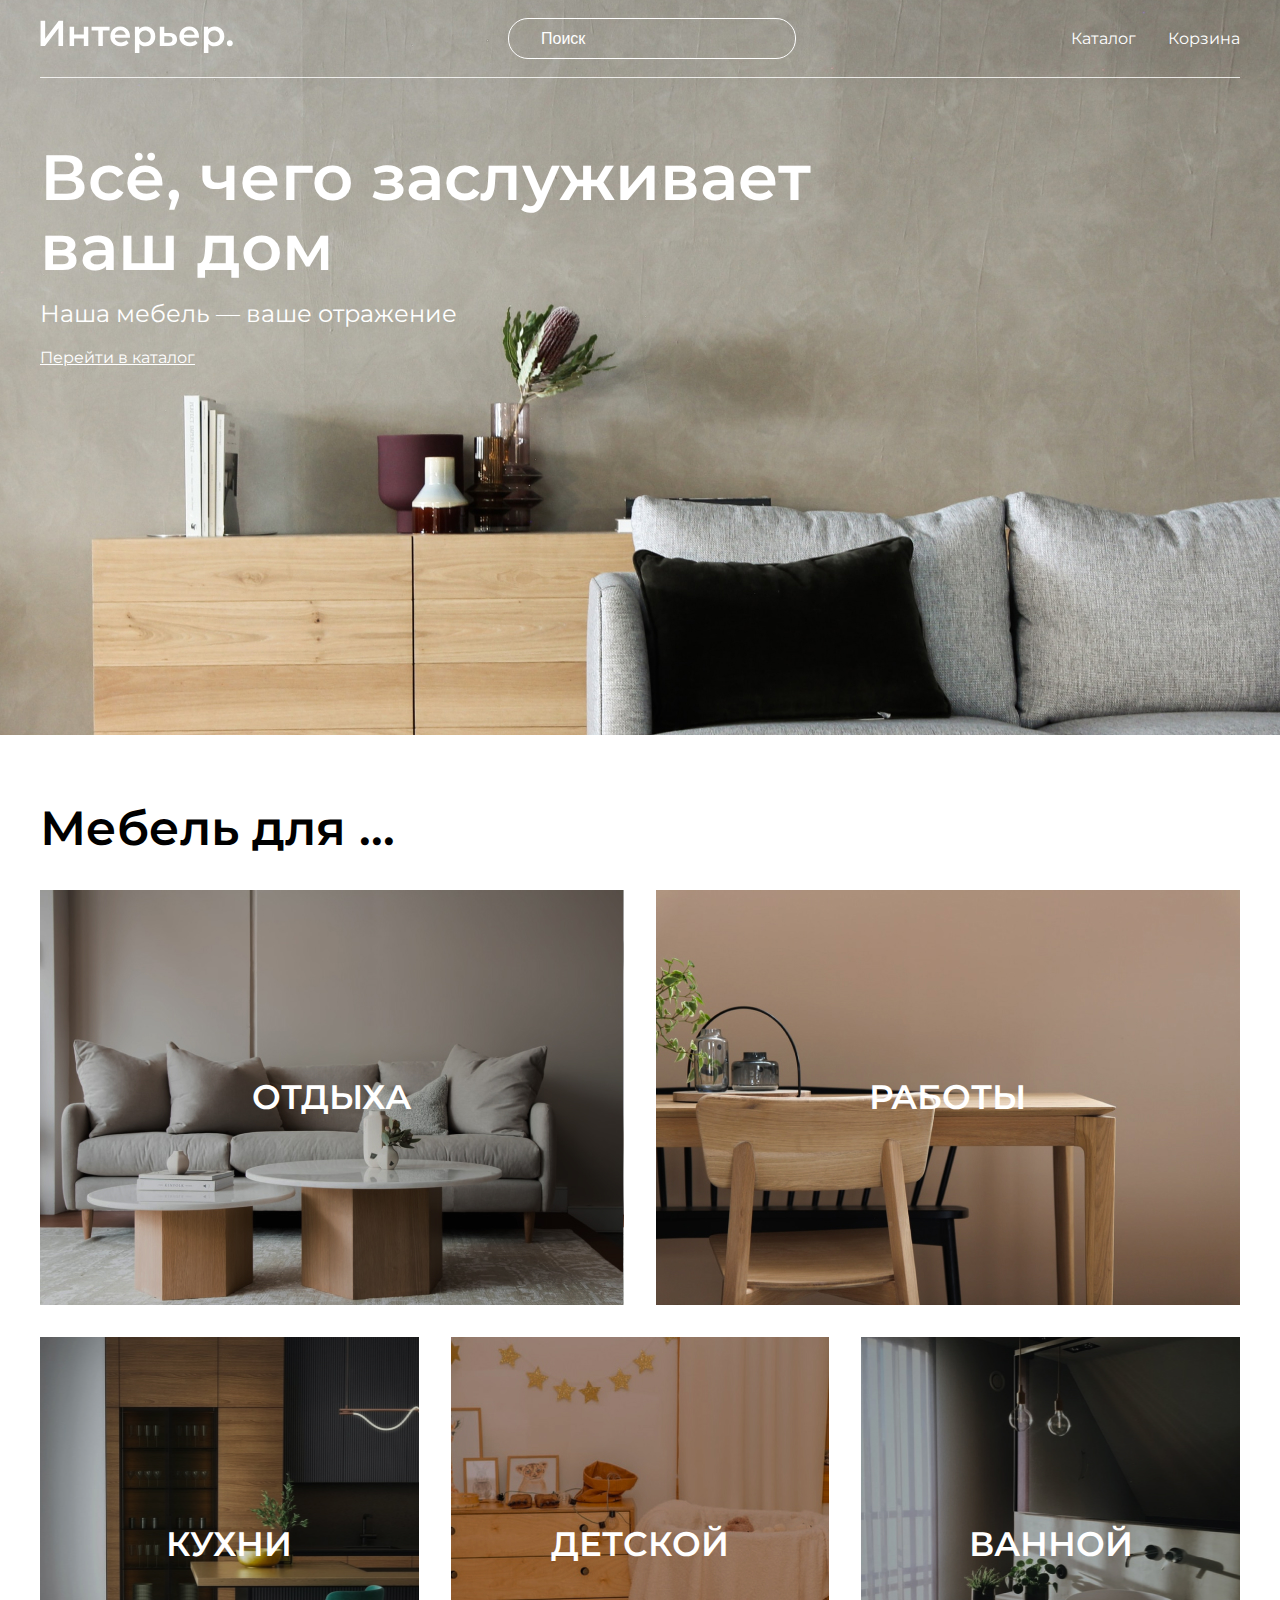
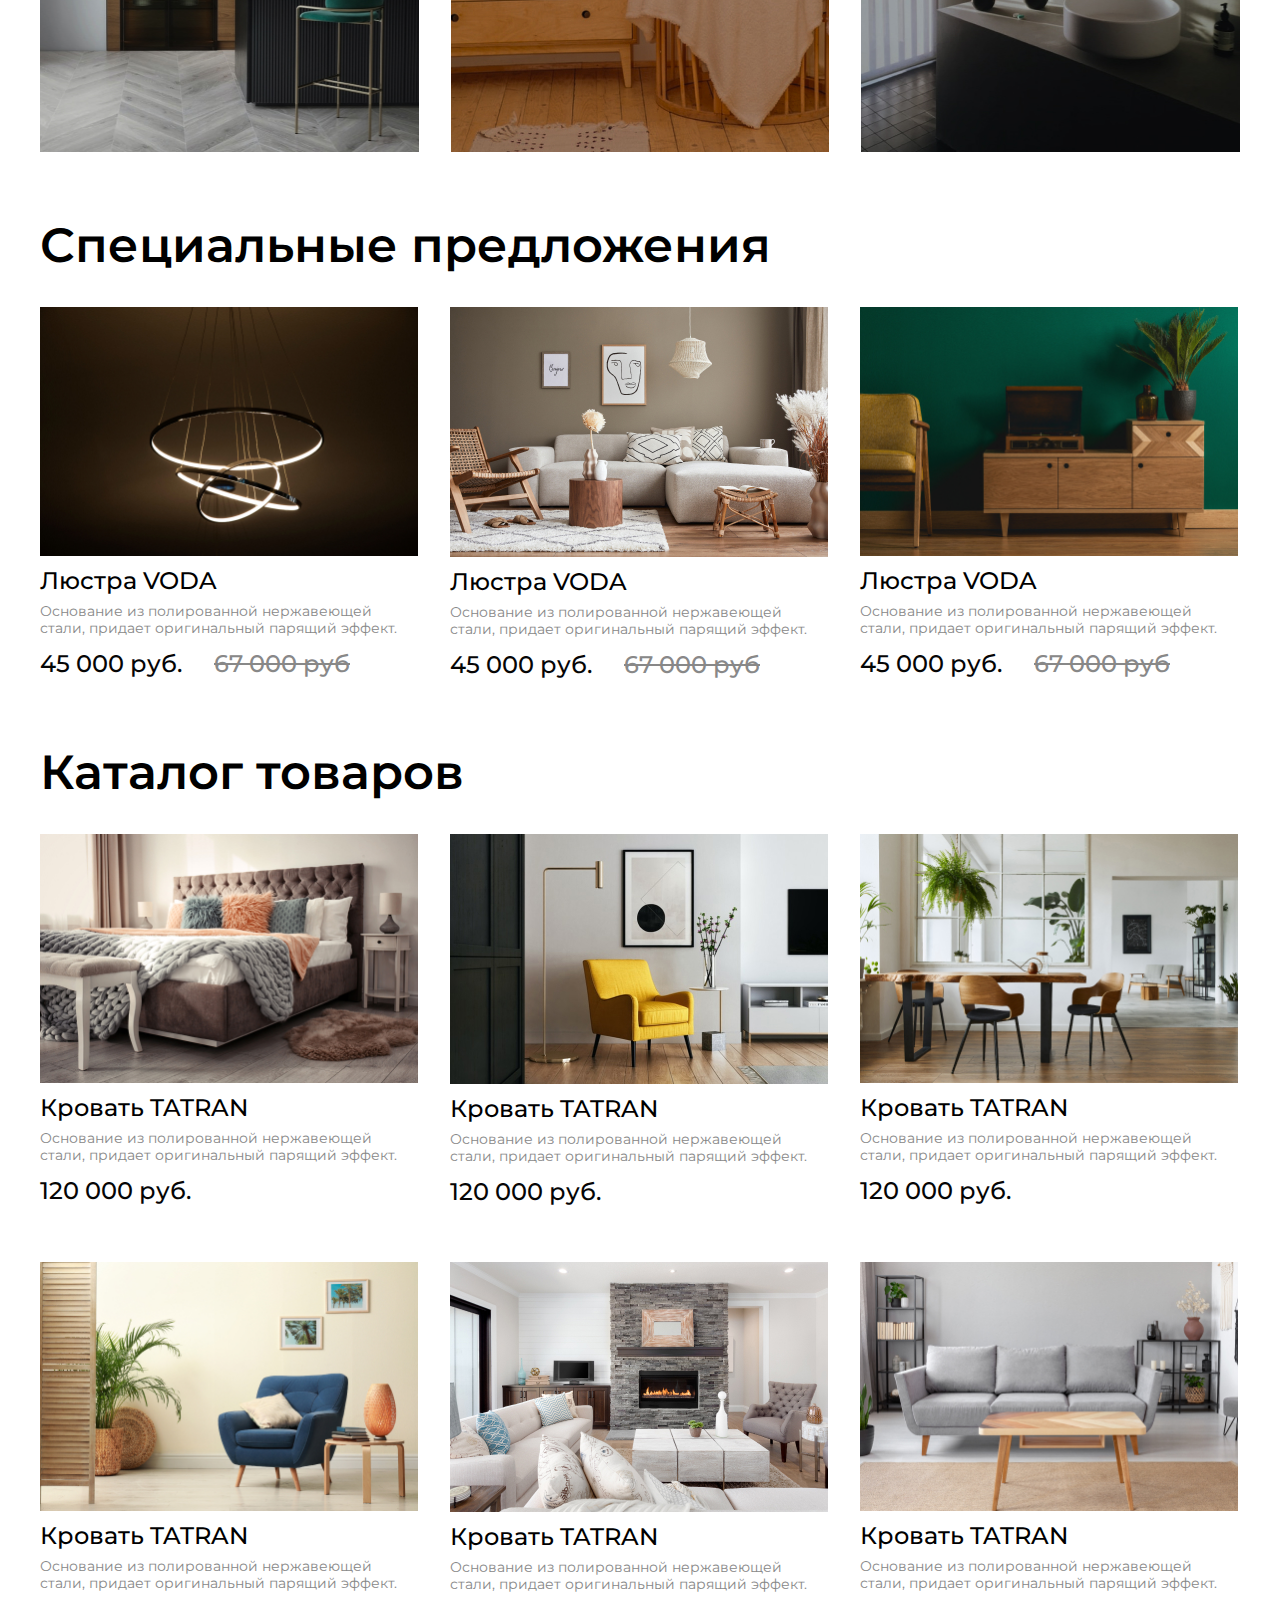
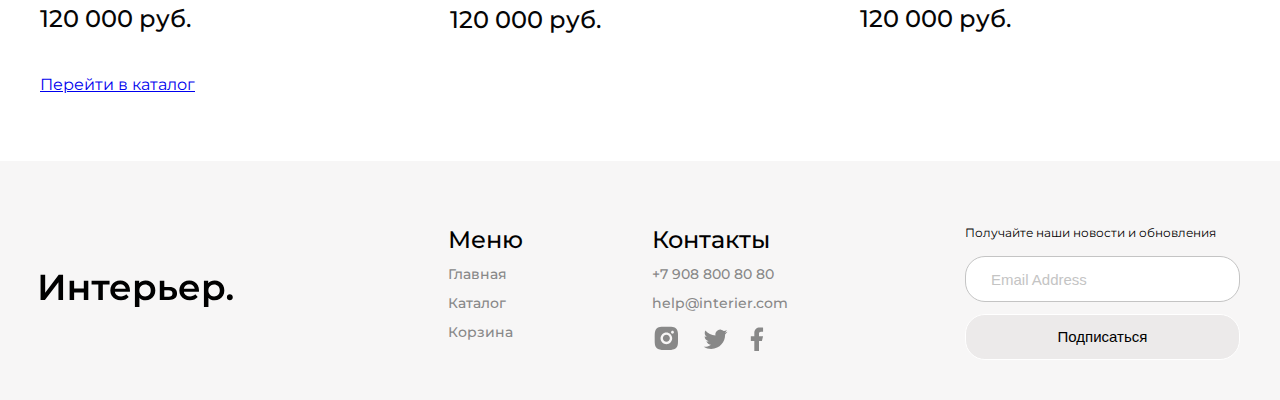
<file: index.html>
<!DOCTYPE html>
<html lang="ru">

<head>
    <meta charset="UTF-8">
    <meta http-equiv="X-UA-Compatible" content="IE=edge">
    <meta name="viewport" content="width=device-width, initial-scale=1.0">
    <title>Интернет-магазин мебели</title>
    <link rel="preconnect" href="https://fonts.googleapis.com">
    <link rel="preconnect" href="https://fonts.gstatic.com" crossorigin>
    <link href="https://fonts.googleapis.com/css2?family=Montserrat:wght@400;500;600&display=swap" rel="stylesheet">
    <link rel="stylesheet" href="styles.css">
</head>

<body>
    <div class="top center">
        <header class="header">
            <a class="logo" href="#"><img src="img/logo.svg" alt="Логотип"></a>
            <input class="header__input" type="text" placeholder="Поиск" />
            <nav>
                <div class="menu">
                    <a class="header__link" href="catalog.html">Каталог</a>
                    <a class="header__link" href="basket.html">Корзина</a>
                </div>
            </nav>
        </header>

        <section>
            <h1 class="heading">Всё, чего заслуживает ваш дом</h1>
            <p class="heading-text">Наша мебель — ваше отражение</p>
            <a class="section-link" href="catalog.html">Перейти в каталог</a>
        </section>
    </div>
    <section class="for-box center">
        <h2 class="heading-h2">Мебель для ...</h2>
        <div class="for">
        <div class="for__item for__item-1 for__item-big">Отдыха</div>
        <div class="for__item for__item-2 for__item-big">Работы</div>
        <div class="for__item for__item-3">Кухни</div>
        <div class="for__item for__item-4">Детской</div>
        <div class="for__item for__item-5">Ванной</div>
    </div>
    </section>
    <div class="product-box center">
        <section>
            <h2 class="heading-h2">Специальные предложения</h2>
            <div class="product-content">
                <div class="product">
                    <img src="img/item1.jpg" alt="Изображение" class="product__img">
                    <h3 class="heading-h3">Люстра VODA</h3>
                    <p class="product__text">Основание из полированной нержавеющей стали, придает оригинальный парящий
                        эффект.</p>
                    <div class="product__box-price">
                        <p class="price">45 000 руб.</p>
                        <p class="price-old">67 000 руб</p>
                    </div>
                </div>



                <div class="product">
                    <img src="img/item2.jpg" alt="Изображение" class="product__img">
                    <h3 class="heading-h3">Люстра VODA</h3>
                    <p class="product__text">Основание из полированной нержавеющей стали, придает оригинальный парящий
                        эффект.</p>
                    <div class="product__box-price">
                        <p class="price">45 000 руб.</p>
                        <p class="price-old">67 000 руб</p>
                    </div>
                </div>

                <div class="product">
                    <img src="img/item3.jpg" alt="Изображение" class="product__img">
                    <h3 class="heading-h3">Люстра VODA</h3>
                    <p class="product__text">Основание из полированной нержавеющей стали, придает оригинальный парящий
                        эффект.</p>
                    <div class="product__box-price">
                        <p class="price">45 000 руб.</p>
                        <p class="price-old">67 000 руб</p>
                    </div>
                </div>

            </div>
        </section>
    </div>
    <div class="product-box center">
        <section>
            <h2 class="heading-h2">Каталог товаров</h2>
            <div class="product-content">
                <div class="product">
                    <img src="img/item4.jpg" alt="Изображение" class="product__img">
                    <h3 class="heading-h3">Кровать TATRAN</h3>
                    <p class="product__text">Основание из полированной нержавеющей стали, придает оригинальный парящий
                        эффект.</p>
                    <p class="price">120 000 руб.</p>
                </div>
                <div class="product">
                    <img src="img/item5.jpg" alt="Изображение" class="product__img">
                    <h3 class="heading-h3">Кровать TATRAN</h3>
                    <p class="product__text">Основание из полированной нержавеющей стали, придает оригинальный парящий
                        эффект.</p>
                    <p class="price">120 000 руб.</p>
                </div>
                <div class="product">
                    <img src="img/item6.jpg" alt="Изображение" class="product__img">
                    <h3 class="heading-h3">Кровать TATRAN</h3>
                    <p class="product__text">Основание из полированной нержавеющей стали, придает оригинальный парящий
                        эффект.</p>
                    <p class="price">120 000 руб.</p>
                </div>
                <div class="product">
                    <img src="img/item7.jpg" alt="Изображение" class="product__img">
                    <h3 class="heading-h3">Кровать TATRAN</h3>
                    <p class="product__text">Основание из полированной нержавеющей стали, придает оригинальный парящий
                        эффект.</p>
                    <p class="price">120 000 руб.</p>
                </div>
                <div class="product">
                    <img src="img/item8.jpg" alt="Изображение" class="product__img">
                    <h3 class="heading-h3">Кровать TATRAN</h3>
                    <p class="product__text">Основание из полированной нержавеющей стали, придает оригинальный парящий
                        эффект.</p>
                    <p class="price">120 000 руб.</p>
                </div>
                <div class="product">
                    <img src="img/item9.jpg" alt="Изображение" class="product__img">
                    <h3 class="heading-h3">Кровать TATRAN</h3>
                    <p class="product__text">Основание из полированной нержавеющей стали, придает оригинальный парящий
                        эффект.</p>
                    <p class="price">120 000 руб.</p>
                </div>
            </div>
            <a href="catalog.html" class="catalog-item__link">Перейти в каталог </a>
        </section>
    </div>
    <footer class="footer center">

                <a href="#"><img src="img/logo-footer.svg" alt="Логотип"></a>
                    <div class="footer__content">
                        <div class="footer__info">
                            <nav class="footer__item">
                        <h3 class="footer__item-h3">Меню</h3>

                        <a class="footer-link" href="#">Главная</a>
                        <a class="footer-link" href="catalog.html">Каталог</a>

                        <a class="footer-link" href="#">Корзина</a>
                    </nav>
                    
                    
                <div class="footer__item">
                    <h3 class="footer__item-h3">Контакты</h3>
                    <a class="footer-link" href="tel:+79088008080">+7 908 800 80 80</a>
                    <a class="footer-link" href="mailto:help@interier.com">help@interier.com</a>
                    <div class="footer__socials">
                        <a href="#"><svg width="29" height="29" viewBox="0 0 29 29" fill="none" xmlns="http://www.w3.org/2000/svg">
                            <path d="M14.3594 2.63733C17.5292 2.63733 17.9247 2.649 19.1684 2.70733C20.4109 2.76566 21.2567 2.9605 22.001 3.24983C22.771 3.54616 23.4197 3.9475 24.0684 4.595C24.6616 5.17821 25.1207 5.88368 25.4135 6.66233C25.7017 7.4055 25.8977 8.2525 25.956 9.495C26.0109 10.7387 26.026 11.1342 26.026 14.304C26.026 17.4738 26.0144 17.8693 25.956 19.113C25.8977 20.3555 25.7017 21.2013 25.4135 21.9457C25.1215 22.7247 24.6624 23.4304 24.0684 24.013C23.485 24.606 22.7796 25.065 22.001 25.3582C21.2579 25.6463 20.4109 25.8423 19.1684 25.9007C17.9247 25.9555 17.5292 25.9707 14.3594 25.9707C11.1895 25.9707 10.794 25.959 9.55038 25.9007C8.30788 25.8423 7.46204 25.6463 6.71771 25.3582C5.93876 25.0659 5.23316 24.6068 4.65038 24.013C4.05702 23.4299 3.59796 22.7244 3.30521 21.9457C3.01588 21.2025 2.82104 20.3555 2.76271 19.113C2.70788 17.8693 2.69271 17.4738 2.69271 14.304C2.69271 11.1342 2.70438 10.7387 2.76271 9.495C2.82104 8.25133 3.01588 7.40666 3.30521 6.66233C3.59715 5.88321 4.05632 5.17754 4.65038 4.595C5.23333 4.00143 5.93888 3.54235 6.71771 3.24983C7.46204 2.9605 8.30671 2.76566 9.55038 2.70733C10.794 2.6525 11.1895 2.63733 14.3594 2.63733ZM14.3594 8.47066C12.8123 8.47066 11.3286 9.08524 10.2346 10.1792C9.14063 11.2732 8.52604 12.7569 8.52604 14.304C8.52604 15.8511 9.14063 17.3348 10.2346 18.4288C11.3286 19.5227 12.8123 20.1373 14.3594 20.1373C15.9065 20.1373 17.3902 19.5227 18.4842 18.4288C19.5781 17.3348 20.1927 15.8511 20.1927 14.304C20.1927 12.7569 19.5781 11.2732 18.4842 10.1792C17.3902 9.08524 15.9065 8.47066 14.3594 8.47066ZM21.9427 8.179C21.9427 7.79222 21.7891 7.42129 21.5156 7.1478C21.2421 6.87431 20.8712 6.72066 20.4844 6.72066C20.0976 6.72066 19.7267 6.87431 19.4532 7.1478C19.1797 7.42129 19.026 7.79222 19.026 8.179C19.026 8.56577 19.1797 8.9367 19.4532 9.21019C19.7267 9.48368 20.0976 9.63733 20.4844 9.63733C20.8712 9.63733 21.2421 9.48368 21.5156 9.21019C21.7891 8.9367 21.9427 8.56577 21.9427 8.179ZM14.3594 10.804C15.2876 10.804 16.1779 11.1727 16.8343 11.8291C17.4906 12.4855 17.8594 13.3757 17.8594 14.304C17.8594 15.2323 17.4906 16.1225 16.8343 16.7789C16.1779 17.4352 15.2876 17.804 14.3594 17.804C13.4311 17.804 12.5409 17.4352 11.8845 16.7789C11.2281 16.1225 10.8594 15.2323 10.8594 14.304C10.8594 13.3757 11.2281 12.4855 11.8845 11.8291C12.5409 11.1727 13.4311 10.804 14.3594 10.804Z" fill="#888888"/>
                            </svg>
                            </a>
                        <a href="#"><svg width="25" height="20" viewBox="0 0 25 20" fill="none" xmlns="http://www.w3.org/2000/svg">
                            <path d="M24.5117 2.86128C23.6211 3.25525 22.6765 3.514 21.7094 3.62894C22.7288 3.01928 23.4917 2.05979 23.8561 0.929276C22.8994 1.49861 21.8506 1.89761 20.7574 2.11344C20.0231 1.32779 19.0498 0.806733 17.9888 0.631292C16.9279 0.45585 15.8387 0.635849 14.8905 1.1433C13.9424 1.65076 13.1885 2.45724 12.746 3.43737C12.3035 4.4175 12.1973 5.51635 12.4437 6.56311C10.5037 6.46587 8.60579 5.96172 6.87324 5.08338C5.14068 4.20505 3.61222 2.97217 2.38707 1.46478C1.95341 2.20964 1.72551 3.05637 1.72673 3.91828C1.72673 5.60994 2.58773 7.10444 3.89673 7.97944C3.12208 7.95506 2.36447 7.74585 1.68707 7.36928V7.42994C1.6873 8.55659 2.07716 9.6485 2.79056 10.5205C3.50395 11.3925 4.49696 11.991 5.60123 12.2144C4.88212 12.4093 4.12809 12.438 3.39623 12.2984C3.70758 13.2682 4.31441 14.1163 5.13176 14.7241C5.94911 15.3318 6.93605 15.6687 7.9544 15.6876C6.94229 16.4825 5.78344 17.0701 4.54409 17.4168C3.30475 17.7635 2.00922 17.8626 0.731567 17.7083C2.96188 19.1426 5.55818 19.9041 8.2099 19.9016C17.1851 19.9016 22.0932 12.4664 22.0932 6.01828C22.0932 5.80828 22.0874 5.59594 22.0781 5.38828C23.0334 4.69781 23.8579 3.84247 24.5129 2.86244L24.5117 2.86128Z" fill="#888888"/>
                            </svg>
                            </a>
                        <a href="#"><svg width="14" height="24" viewBox="0 0 14 24" fill="none" xmlns="http://www.w3.org/2000/svg">
                            <path d="M8.9893 13.9838H11.906L13.0726 9.31714H8.9893V6.98381C8.9893 5.78214 8.9893 4.65047 11.3226 4.65047H13.0726V0.730472C12.6923 0.680305 11.2561 0.567139 9.73947 0.567139C6.57197 0.567139 4.32263 2.50031 4.32263 6.05047V9.31714H0.822632V13.9838H4.32263V23.9005H8.9893V13.9838Z" fill="#888888"/>
                            </svg>
                            </a>
                    </div>
                </div>
            </div>
                <form action="#" class="footer__form">
                    <p class="footer-text">Получайте наши новости и обновления</p>
                    <input class="input" type="email" placeholder="Email Address" />
                    <button class="footer__button">Подписаться</button>
                </form>
            
            </div>
    </footer>
</body>

</html>
</file>
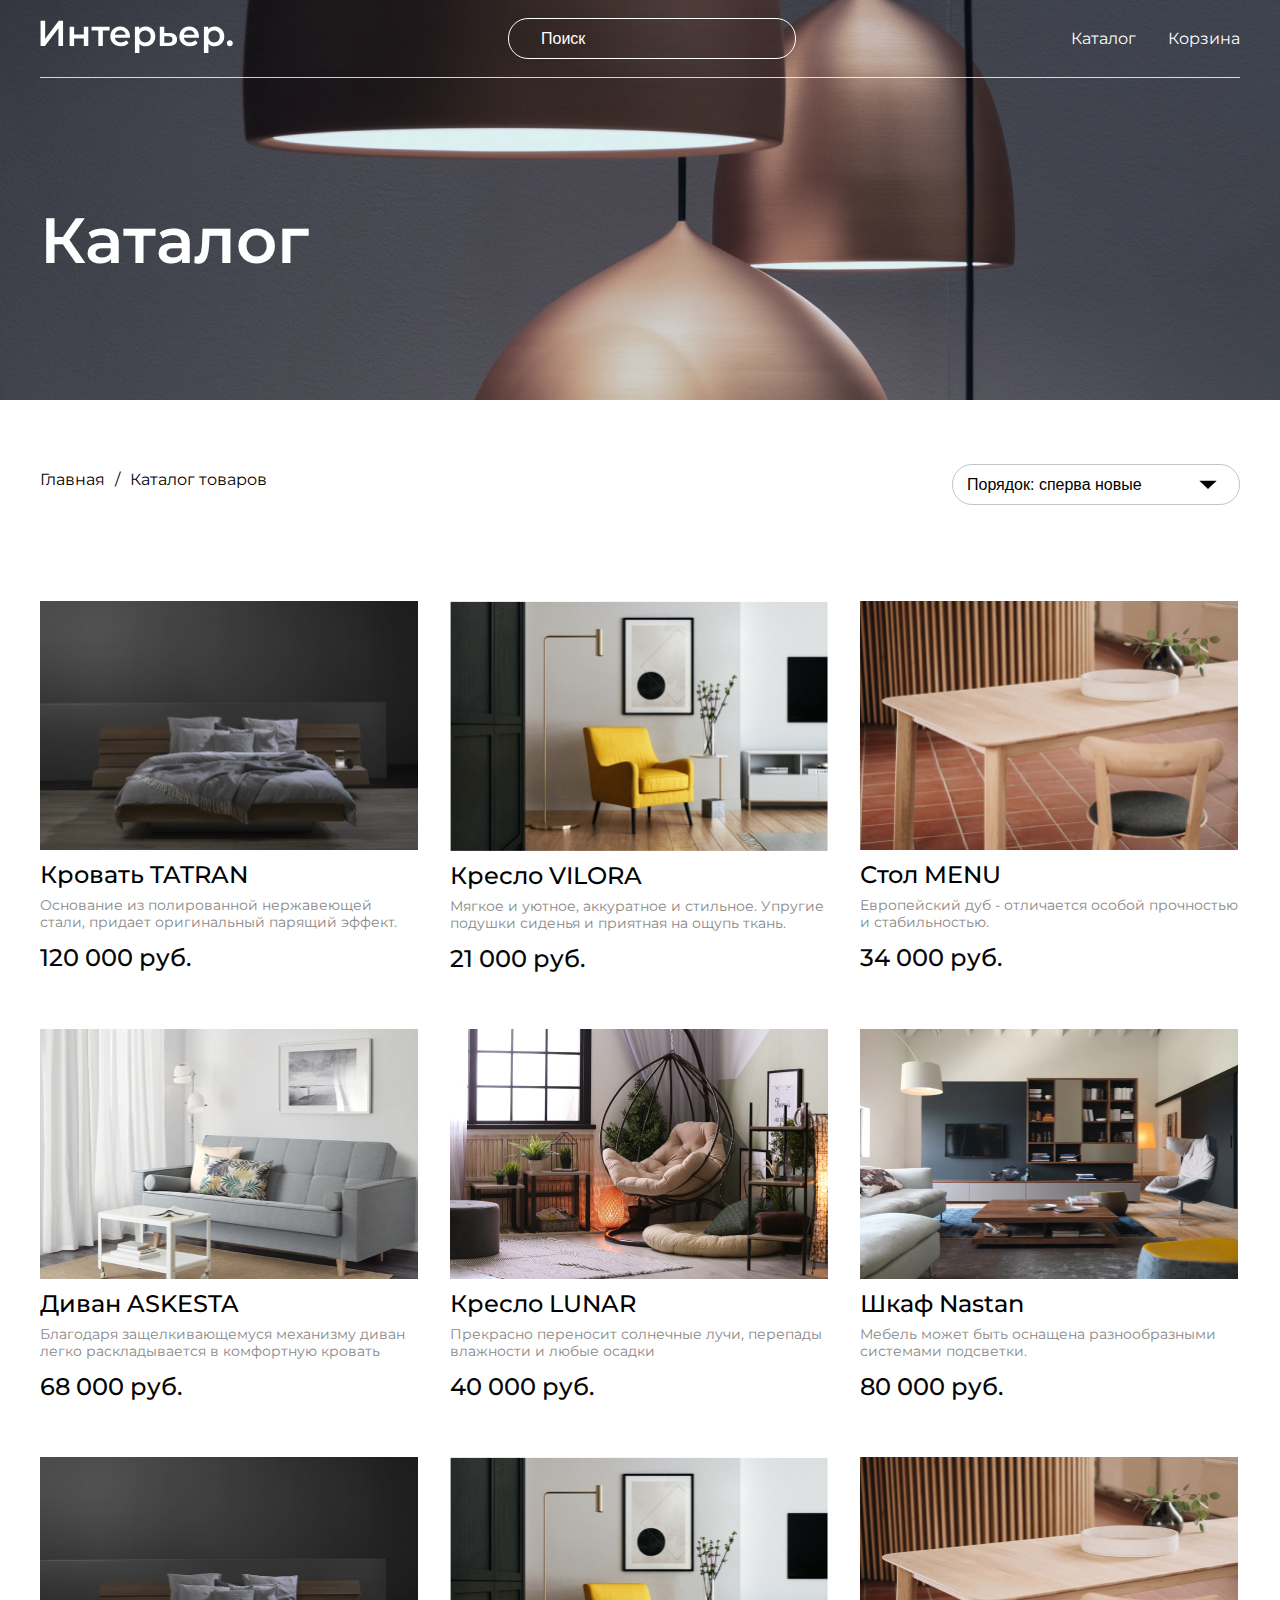
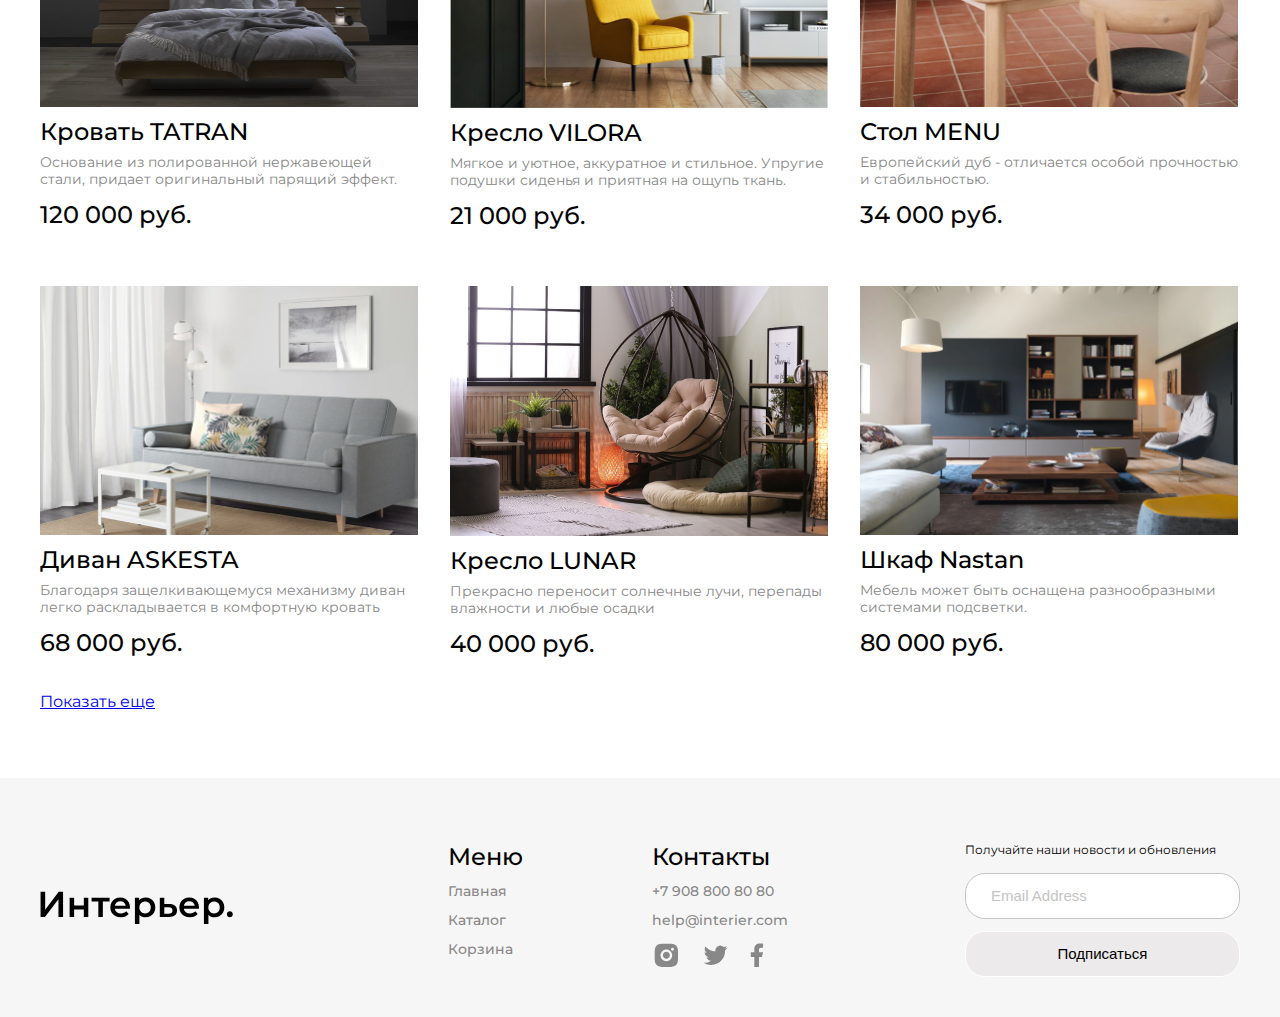
<file: catalog.html>
<!DOCTYPE html>
<html lang="ru">

<head>
    <meta charset="UTF-8">
    <meta http-equiv="X-UA-Compatible" content="IE=edge">
    <meta name="viewport" content="width=device-width, initial-scale=1.0">
    <link rel="stylesheet" href="styles.css">
    <title>Каталог товаров</title>
    <link rel="preconnect" href="https://fonts.googleapis.com">
    <link rel="preconnect" href="https://fonts.gstatic.com" crossorigin>
    <link href="https://fonts.googleapis.com/css2?family=Montserrat:wght@400;500;600&display=swap" rel="stylesheet">
    <link rel="stylesheet" href="styles.css">
</head>

<body>
    <div class="catalog-top center">
        <header class="header">
            <a class="logo" href="index.html"><img src="img/logo.svg" alt="Логотип"></a>
            <input class="header__input" type="text" placeholder="Поиск" />
            <nav>
                <div class="menu">
                    <a class="header__link" href="catalog.html">Каталог</a>
                    <a class="header__link" href="basket.html">Корзина</a>
                </div>
            </nav>
        </header>

        <section>
            <h1 class="heading heading-catalog">Каталог</h1>
        </section>
    </div>

    <div class="breadcrumbs center">

        <div class="breadcrumbs__content">
            <div class="breadcrumbs__content-path">
                <div class="content-path"><a class="content-path__link" href="index.html">Главная</a></div>
                <div class="content-path"><a class="content-path__link" href="catalog.html">Каталог товаров</a></div>
            </div>
            <div>
                <select class="breadcrumbs__content-select">
                    <option value="1">Порядок: сперва новые</option>
                    <option value="2">Порядок: цена по возрастанию</option>
                    <option value="3">Порядок: цена по убыванию</option>
                </select>


            </div>
        </div>
    </div>


    <div class="product-box center">
        <section>
            <div class="product-content">
                <div class="product">
                    <img src="img/product2.jpg" alt="Изображение" class="product__img">
                    <h3 class="heading-h3">Кровать TATRAN</h3>
                    <p class="product__text">Основание из полированной нержавеющей стали, придает оригинальный парящий
                        эффект.</p>
                    <div class="product__box-price">
                        <p class="price">120 000 руб.</p>
                    </div>
                </div>



                <div class="product">
                    <img src="img/product1.jpg" alt="Изображение" class="product__img">
                    <h3 class="heading-h3">Кресло VILORA</h3>
                    <p class="product__text">Мягкое и уютное, аккуратное и стильное. Упругие подушки сиденья и приятная
                        на ощупь ткань.</p>
                    <div class="product__box-price">
                        <p class="price">21 000 руб.</p>
                    </div>
                </div>

                <div class="product">
                    <img src="img/product3.jpg" alt="Изображение" class="product__img">
                    <h3 class="heading-h3">Стол MENU</h3>
                    <p class="product__text">Европейский дуб - отличается особой прочностью и стабильностью.</p>
                    <div class="product__box-price">
                        <p class="price">34 000 руб.</p>
                    </div>
                </div>
                <div class="product">
                    <img src="img/product4.jpg" alt="Изображение" class="product__img">
                    <h3 class="heading-h3">Диван ASKESTA</h3>
                    <p class="product__text">Благодаря защелкивающемуся механизму диван легко раскладывается в
                        комфортную кровать</p>
                    <div class="product__box-price">
                        <p class="price">68 000 руб.</p>
                    </div>
                </div>
                <div class="product">
                    <img src="img/product5.jpg" alt="Изображение" class="product__img">
                    <h3 class="heading-h3">Кресло LUNAR</h3>
                    <p class="product__text">Прекрасно переносит солнечные лучи, перепады влажности и любые осадки</p>
                    <div class="product__box-price">
                        <p class="price">40 000 руб.</p>
                    </div>
                </div>
                <div class="product">
                    <img src="img/product6.jpg" alt="Изображение" class="product__img">
                    <h3 class="heading-h3">Шкаф Nastan</h3>
                    <p class="product__text">Мебель может быть оснащена разнообразными системами подсветки.</p>
                    <div class="product__box-price">
                        <p class="price">80 000 руб.</p>
                    </div>
                </div>
                <div class="product">
                    <img src="img/product2.jpg" alt="Изображение" class="product__img">
                    <h3 class="heading-h3">Кровать TATRAN</h3>
                    <p class="product__text">Основание из полированной нержавеющей стали, придает оригинальный парящий
                        эффект.</p>
                    <div class="product__box-price">
                        <p class="price">120 000 руб.</p>
                    </div>
                </div>



                <div class="product">
                    <img src="img/product1.jpg" alt="Изображение" class="product__img">
                    <h3 class="heading-h3">Кресло VILORA</h3>
                    <p class="product__text">Мягкое и уютное, аккуратное и стильное. Упругие подушки сиденья и приятная
                        на ощупь ткань.</p>
                    <div class="product__box-price">
                        <p class="price">21 000 руб.</p>
                    </div>
                </div>

                <div class="product">
                    <img src="img/product3.jpg" alt="Изображение" class="product__img">
                    <h3 class="heading-h3">Стол MENU</h3>
                    <p class="product__text">Европейский дуб - отличается особой прочностью и стабильностью.</p>
                    <div class="product__box-price">
                        <p class="price">34 000 руб.</p>
                    </div>
                </div>
                <div class="product">
                    <img src="img/product4.jpg" alt="Изображение" class="product__img">
                    <h3 class="heading-h3">Диван ASKESTA</h3>
                    <p class="product__text">Благодаря защелкивающемуся механизму диван легко раскладывается в
                        комфортную кровать</p>
                    <div class="product__box-price">
                        <p class="price">68 000 руб.</p>
                    </div>
                </div>
                <div class="product">
                    <img src="img/product5.jpg" alt="Изображение" class="product__img">
                    <h3 class="heading-h3">Кресло LUNAR</h3>
                    <p class="product__text">Прекрасно переносит солнечные лучи, перепады влажности и любые осадки</p>
                    <div class="product__box-price">
                        <p class="price">40 000 руб.</p>
                    </div>
                </div>
                <div class="product">
                    <img src="img/product6.jpg" alt="Изображение" class="product__img">
                    <h3 class="heading-h3">Шкаф Nastan</h3>
                    <p class="product__text">Мебель может быть оснащена разнообразными системами подсветки.</p>
                    <div class="product__box-price">
                        <p class="price">80 000 руб.</p>
                    </div>
                </div>
            </div>
            <a href="catalog.html" class="more-item__link">Показать еще</a>
        </section>
    </div>
    <footer class="footer center">

        <a href="index.html"><img src="img/logo-footer.svg" alt="Логотип"></a>
        <div class="footer__content">
            <div class="footer__info">
                <nav class="footer__item">
                    <h3 class="footer__item-h3">Меню</h3>

                    <a class="footer-link" href="index.html">Главная</a>
                    <a class="footer-link" href="catalog.html">Каталог</a>

                    <a class="footer-link" href="#">Корзина</a>
                </nav>


                <div class="footer__item">
                    <h3 class="footer__item-h3">Контакты</h3>
                    <a class="footer-link" href="tel:+79088008080">+7 908 800 80 80</a>
                    <a class="footer-link" href="mailto:help@interier.com">help@interier.com</a>
                    <div class="footer__socials">
                        <a href="#"><svg width="29" height="29" viewBox="0 0 29 29" fill="none"
                                xmlns="http://www.w3.org/2000/svg">
                                <path
                                    d="M14.3594 2.63733C17.5292 2.63733 17.9247 2.649 19.1684 2.70733C20.4109 2.76566 21.2567 2.9605 22.001 3.24983C22.771 3.54616 23.4197 3.9475 24.0684 4.595C24.6616 5.17821 25.1207 5.88368 25.4135 6.66233C25.7017 7.4055 25.8977 8.2525 25.956 9.495C26.0109 10.7387 26.026 11.1342 26.026 14.304C26.026 17.4738 26.0144 17.8693 25.956 19.113C25.8977 20.3555 25.7017 21.2013 25.4135 21.9457C25.1215 22.7247 24.6624 23.4304 24.0684 24.013C23.485 24.606 22.7796 25.065 22.001 25.3582C21.2579 25.6463 20.4109 25.8423 19.1684 25.9007C17.9247 25.9555 17.5292 25.9707 14.3594 25.9707C11.1895 25.9707 10.794 25.959 9.55038 25.9007C8.30788 25.8423 7.46204 25.6463 6.71771 25.3582C5.93876 25.0659 5.23316 24.6068 4.65038 24.013C4.05702 23.4299 3.59796 22.7244 3.30521 21.9457C3.01588 21.2025 2.82104 20.3555 2.76271 19.113C2.70788 17.8693 2.69271 17.4738 2.69271 14.304C2.69271 11.1342 2.70438 10.7387 2.76271 9.495C2.82104 8.25133 3.01588 7.40666 3.30521 6.66233C3.59715 5.88321 4.05632 5.17754 4.65038 4.595C5.23333 4.00143 5.93888 3.54235 6.71771 3.24983C7.46204 2.9605 8.30671 2.76566 9.55038 2.70733C10.794 2.6525 11.1895 2.63733 14.3594 2.63733ZM14.3594 8.47066C12.8123 8.47066 11.3286 9.08524 10.2346 10.1792C9.14063 11.2732 8.52604 12.7569 8.52604 14.304C8.52604 15.8511 9.14063 17.3348 10.2346 18.4288C11.3286 19.5227 12.8123 20.1373 14.3594 20.1373C15.9065 20.1373 17.3902 19.5227 18.4842 18.4288C19.5781 17.3348 20.1927 15.8511 20.1927 14.304C20.1927 12.7569 19.5781 11.2732 18.4842 10.1792C17.3902 9.08524 15.9065 8.47066 14.3594 8.47066ZM21.9427 8.179C21.9427 7.79222 21.7891 7.42129 21.5156 7.1478C21.2421 6.87431 20.8712 6.72066 20.4844 6.72066C20.0976 6.72066 19.7267 6.87431 19.4532 7.1478C19.1797 7.42129 19.026 7.79222 19.026 8.179C19.026 8.56577 19.1797 8.9367 19.4532 9.21019C19.7267 9.48368 20.0976 9.63733 20.4844 9.63733C20.8712 9.63733 21.2421 9.48368 21.5156 9.21019C21.7891 8.9367 21.9427 8.56577 21.9427 8.179ZM14.3594 10.804C15.2876 10.804 16.1779 11.1727 16.8343 11.8291C17.4906 12.4855 17.8594 13.3757 17.8594 14.304C17.8594 15.2323 17.4906 16.1225 16.8343 16.7789C16.1779 17.4352 15.2876 17.804 14.3594 17.804C13.4311 17.804 12.5409 17.4352 11.8845 16.7789C11.2281 16.1225 10.8594 15.2323 10.8594 14.304C10.8594 13.3757 11.2281 12.4855 11.8845 11.8291C12.5409 11.1727 13.4311 10.804 14.3594 10.804Z"
                                    fill="#888888" />
                            </svg>
                        </a>
                        <a href="#"><svg width="25" height="20" viewBox="0 0 25 20" fill="none"
                                xmlns="http://www.w3.org/2000/svg">
                                <path
                                    d="M24.5117 2.86128C23.6211 3.25525 22.6765 3.514 21.7094 3.62894C22.7288 3.01928 23.4917 2.05979 23.8561 0.929276C22.8994 1.49861 21.8506 1.89761 20.7574 2.11344C20.0231 1.32779 19.0498 0.806733 17.9888 0.631292C16.9279 0.45585 15.8387 0.635849 14.8905 1.1433C13.9424 1.65076 13.1885 2.45724 12.746 3.43737C12.3035 4.4175 12.1973 5.51635 12.4437 6.56311C10.5037 6.46587 8.60579 5.96172 6.87324 5.08338C5.14068 4.20505 3.61222 2.97217 2.38707 1.46478C1.95341 2.20964 1.72551 3.05637 1.72673 3.91828C1.72673 5.60994 2.58773 7.10444 3.89673 7.97944C3.12208 7.95506 2.36447 7.74585 1.68707 7.36928V7.42994C1.6873 8.55659 2.07716 9.6485 2.79056 10.5205C3.50395 11.3925 4.49696 11.991 5.60123 12.2144C4.88212 12.4093 4.12809 12.438 3.39623 12.2984C3.70758 13.2682 4.31441 14.1163 5.13176 14.7241C5.94911 15.3318 6.93605 15.6687 7.9544 15.6876C6.94229 16.4825 5.78344 17.0701 4.54409 17.4168C3.30475 17.7635 2.00922 17.8626 0.731567 17.7083C2.96188 19.1426 5.55818 19.9041 8.2099 19.9016C17.1851 19.9016 22.0932 12.4664 22.0932 6.01828C22.0932 5.80828 22.0874 5.59594 22.0781 5.38828C23.0334 4.69781 23.8579 3.84247 24.5129 2.86244L24.5117 2.86128Z"
                                    fill="#888888" />
                            </svg>
                        </a>
                        <a href="#"><svg width="14" height="24" viewBox="0 0 14 24" fill="none"
                                xmlns="http://www.w3.org/2000/svg">
                                <path
                                    d="M8.9893 13.9838H11.906L13.0726 9.31714H8.9893V6.98381C8.9893 5.78214 8.9893 4.65047 11.3226 4.65047H13.0726V0.730472C12.6923 0.680305 11.2561 0.567139 9.73947 0.567139C6.57197 0.567139 4.32263 2.50031 4.32263 6.05047V9.31714H0.822632V13.9838H4.32263V23.9005H8.9893V13.9838Z"
                                    fill="#888888" />
                            </svg>
                        </a>
                    </div>
                </div>
            </div>
            <form action="#" class="footer__form">
                <p class="footer-text">Получайте наши новости и обновления</p>
                <input class="input" type="email" placeholder="Email Address" />
                <button class="footer__button">Подписаться</button>
            </form>

        </div>
    </footer>
</body>

</html>
</file>
<file: styles.css>
* {
	margin: 0;
	padding: 0;
}

.center {
	padding-left: calc(50% - 600px);
	padding-right: calc(50% - 600px);
}

body {
	font-family: 'Montserrat', sans-serif;
}

.top {
	height: 735px;
	background-image: url(img/topback.jpg);
	background-position: center;
	background-repeat: no-repeat;
	background-size: cover;

}

.catalog-top {
	height: 400px;
	background-image: url(img/catalog-top.jpg);
	background-position: center;
	background-repeat: no-repeat;
	background-size: cover;
}

.header {
	height: 77px;
	display: flex;
	justify-content: space-between;
	align-items: center;
	border-bottom: 0.5px solid rgba(255, 255, 255, 0.8);
	flex-wrap: wrap;
}

.menu {
	display: flex;
	gap: 32px;
}

.header__link {
	font-size: 16px;
	line-height: 20px;
	text-decoration: none;
	font-weight: 400;
	font-size: 16px;
	line-height: 20px;
	color: #FFFFFF;
}

.header__link:hover {
	text-decoration: underline;
}

.header__input {
	width: 288px;
	height: 41px;
	border: 1px solid #FFFFFF;
	box-sizing: border-box;
	border-radius: 20px;
	background-color: transparent;
	outline: none;
	font-weight: 400;
	font-size: 16px;
	line-height: 20px;
	color: #FFFFFF;
	padding-left: 32px;
	padding-right: 32px;
}

.header__input::placeholder {
	color: #FFFFFF;
	font-style: normal;
	font-weight: 400;
	font-size: 16px;
	line-height: 20px;

}

.heading {
	font-weight: 600;
	font-size: 64px;
	line-height: 70px;
	margin-top: 64px;
	margin-bottom: 16px;
	font-weight: 600;
	font-size: 64px;
	line-height: 70px;
	color: #FFFFFF;
	width: 792px;
}

.heading-catalog {
	margin-top: 127px;
	margin-bottom: 126px;
}

.breadcrumbs {
	margin-top: 64px;
}

.breadcrumbs__content {
	display: flex;
	justify-content: space-between;
	flex-wrap: wrap;
}

.breadcrumbs__content-path {
	display: flex;
}

.content-path__link {
	text-decoration: none;
	font-style: normal;
	font-weight: 400;
	font-size: 16px;
	line-height: 32px;
	color: #000000;
}

.content-path__link:hover {
	text-decoration: underline;
}

.content-path:first-child:after {
	content: '/';
	padding-right: 10px;
	padding-left: 10px;
}

.breadcrumbs__content-select {
	border: 1px solid #C4C4C4;
	border-radius: 20px;
	width: 288px;
	height: 41px;
	background: #FFFFFF;
	box-sizing: border-box;
	font-style: normal;
	font-weight: 400;
	font-size: 16px;
	line-height: 20px;
	outline: none;
	color: #000000;
	padding-left: 14px;
	word-spacing: inherit;
	-moz-appearance: none;
	-webkit-appearance: none;
	appearance: none;
}

.breadcrumbs__content-select:not([multiple]) {
	background-repeat: no-repeat;
	background-position: calc(100% - 22px) 15px;
	background-image: url(img/select.svg);


}

.more-item__link {
	display: inline-block;
	font-style: normal;
	font-weight: 400;
	font-size: 16px;
	line-height: 24px;
	margin-top: 32px;
	text-decoration-line: underline;
}

.more-item__link:hover {
	color: #888888;
	text-decoration: none;

}


.heading-text {
	font-size: 24px;
	line-height: 32px;
	margin-bottom: 16px;
	font-weight: 400;
	font-size: 24px;
	line-height: 32px;
	color: #FFFFFF;
}

.section-link {
	font-size: 16px;
	line-height: 24px;
	font-weight: 400;
	font-size: 16px;
	line-height: 24px;
	text-decoration-line: underline;
	color: #FFFFFF;

}

.section-link:hover {
	text-decoration: none;
}

.heading-h2 {
	font-weight: 600;
	font-size: 48px;
	line-height: 59px;
	color: #000000;
	margin-bottom: 32px;
}

.heading-h3 {
	font-weight: 500;
	font-size: 24px;
	line-height: 29px;
	color: #000;
	margin-bottom: 8px;
	margin-top: 10px;
}

.product__text {
	font-style: normal;
	font-weight: normal;
	font-size: 14px;
	line-height: 17px;
	color: #888888;
	margin-bottom: 12px;
}

.price {
	font-weight: 500;
	font-size: 24px;
	line-height: 29px;
	color: #050505;
}

.price-old {
	font-weight: 500;
	font-size: 24px;
	line-height: 29px;
	text-decoration-line: line-through;
	color: #888888;
}

.heading-h3 {
	font-weight: 500;
	font-size: 24px;
	line-height: 29px;
	color: #000000;
}

.for-box {
	padding-top: 64px;
}

.for__item {
	height: 415px;
	grid-column: span 4;
	text-transform: uppercase;
	font-style: normal;
	font-weight: 600;
	font-size: 34px;
	line-height: 41px;
	display: flex;
	justify-content: center;
	align-items: center;
	color: #FFFFFF;
}

.for__item-big {
	grid-column: span 6;
}

.for {
	display: grid;
	gap: 32px;
	grid-template-columns: repeat(12, 1fr);
	margin-top: 32px;
}

.for__item-1 {
	background-image: url(img/for-1.jpg);
}

.for__item-2 {
	background-image: url(img/for-2.jpg);
}

.for__item-3 {
	background-image: url(img/for-3.jpg);
}

.for__item-4 {
	background-image: url(img/for-4.jpg);
}

.for__item-5 {
	background-image: url(img/for-5.jpg);
}

.special-products {
	margin-bottom: 73px;
}

.catalog-item__link {
	font-style: normal;
	font-weight: 400;
	font-size: 16px;
	line-height: 24px;
	display: inline-block;
	margin-top: 39px;
	text-decoration-line: underline;
}

.catalog-item__link:hover {
	color: #888888;
	text-decoration: none;

}

.footer-link {
	font-weight: 500;
	font-size: 14px;
	line-height: 17px;
	color: #888888;
	text-decoration: none;
}

.footer-link:hover {
	text-decoration: underline;
}


.input {
	width: 275px;
	height: 46px;
	background: #FFFFFF;
	border: 1px solid #C4C4C4;
	box-sizing: border-box;
	border-radius: 20px;
	font-style: normal;
	font-weight: normal;
	font-size: 15px;
	line-height: 18px;
	outline: none;
	color: #C4C4C4;
	padding-left: 25px;
}

.input::placeholder {
	color: #C4C4C4;
	font-style: normal;
	font-weight: 400;
	font-size: 15px;
	line-height: 18px;
}

.footer__button {
	background: rgba(222, 215, 215, 0.41);
	border: 1px solid #FFFFFF;
	box-sizing: border-box;
	border-radius: 20px;
	width: 275px;
	height: 46px;
	font-size: 15px;
	line-height: 18px;
	color: #000000;
}

.footer__button:hover {
	background: #000000;
	border: 1px solid #FFFFFF;
	color: #FFFFFF;
}

.product {
	width: 378px;
	display: flex;
	flex-direction: column;
}

.product__img {
	width: 100%;
}

.product-box {
	padding-top: 64px;
}

.product-content {
	display: flex;
	row-gap: 56px;
	column-gap: 32px;
	margin-top: 32px;
	flex-wrap: wrap;
}

.product__box-price {
	display: flex;
	gap: 32px;
}

.footer {
	padding-top: 64px;
	background-color: #F7F6F6;
	padding-bottom: 40px;
	display: flex;
	justify-content: space-between;
	flex-wrap: wrap;
	margin-top: 64px;
	align-items: center;
}


.footer__content {
	width: 792px;
	display: flex;
	justify-content: space-between;
	flex-wrap: wrap;
}

.footer__info {
	display: flex;
	gap: 129px;
}

.footer__item {
	display: flex;
	flex-direction: column;
	gap: 12px;
}

.footer__item-h3 {
	font-weight: 500;
	font-size: 24px;
	line-height: 29px;
	color: #000;
}

.footer__contacts {
	display: flex;
	flex-direction: column;
	gap: 12px;
}

.footer__socials {
	display: flex;
	justify-content: flex-start;
	align-items: center;
	gap: 22px;
}

.footer__form {
	display: flex;
	flex-direction: column;
	gap: 12px;
}

.footer-text {
	font-style: normal;
	font-weight: 400;
	font-size: 12px;
	line-height: 15px;
	margin-bottom: 4px;
}
</file>
